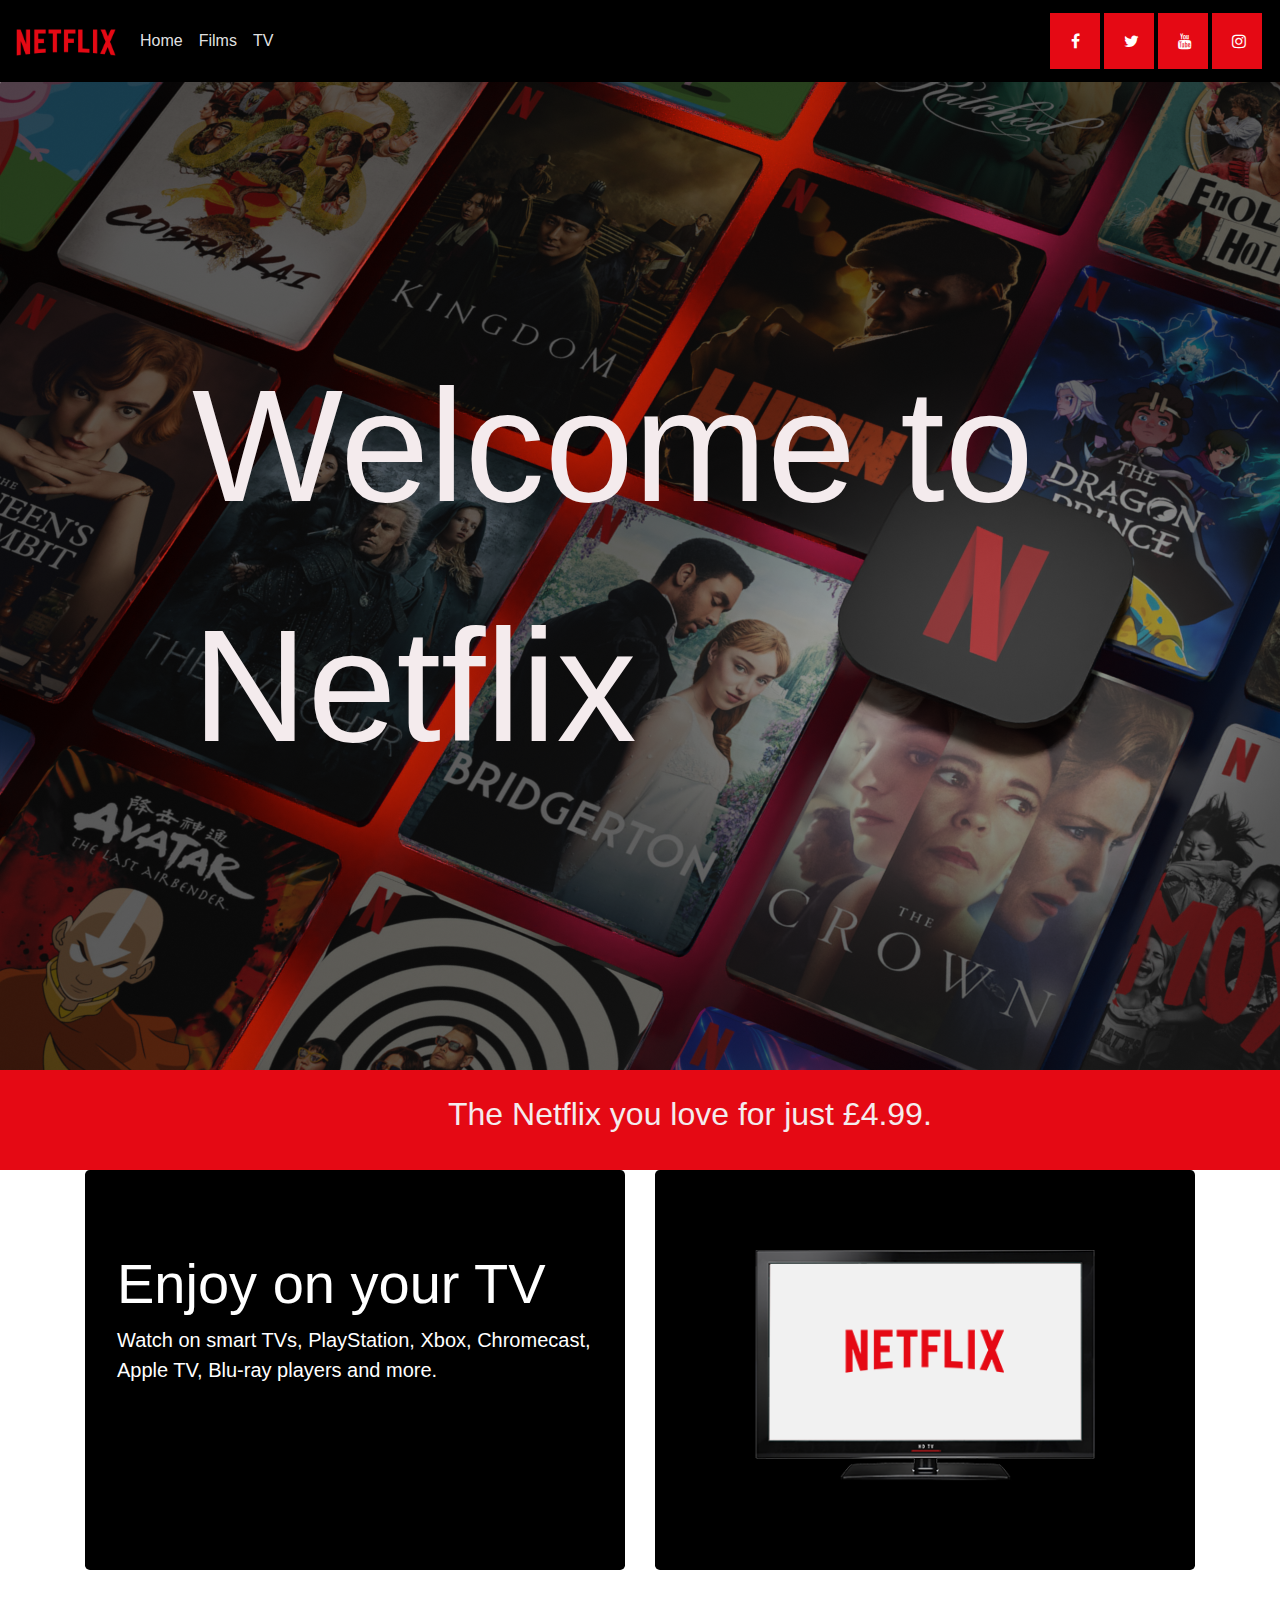
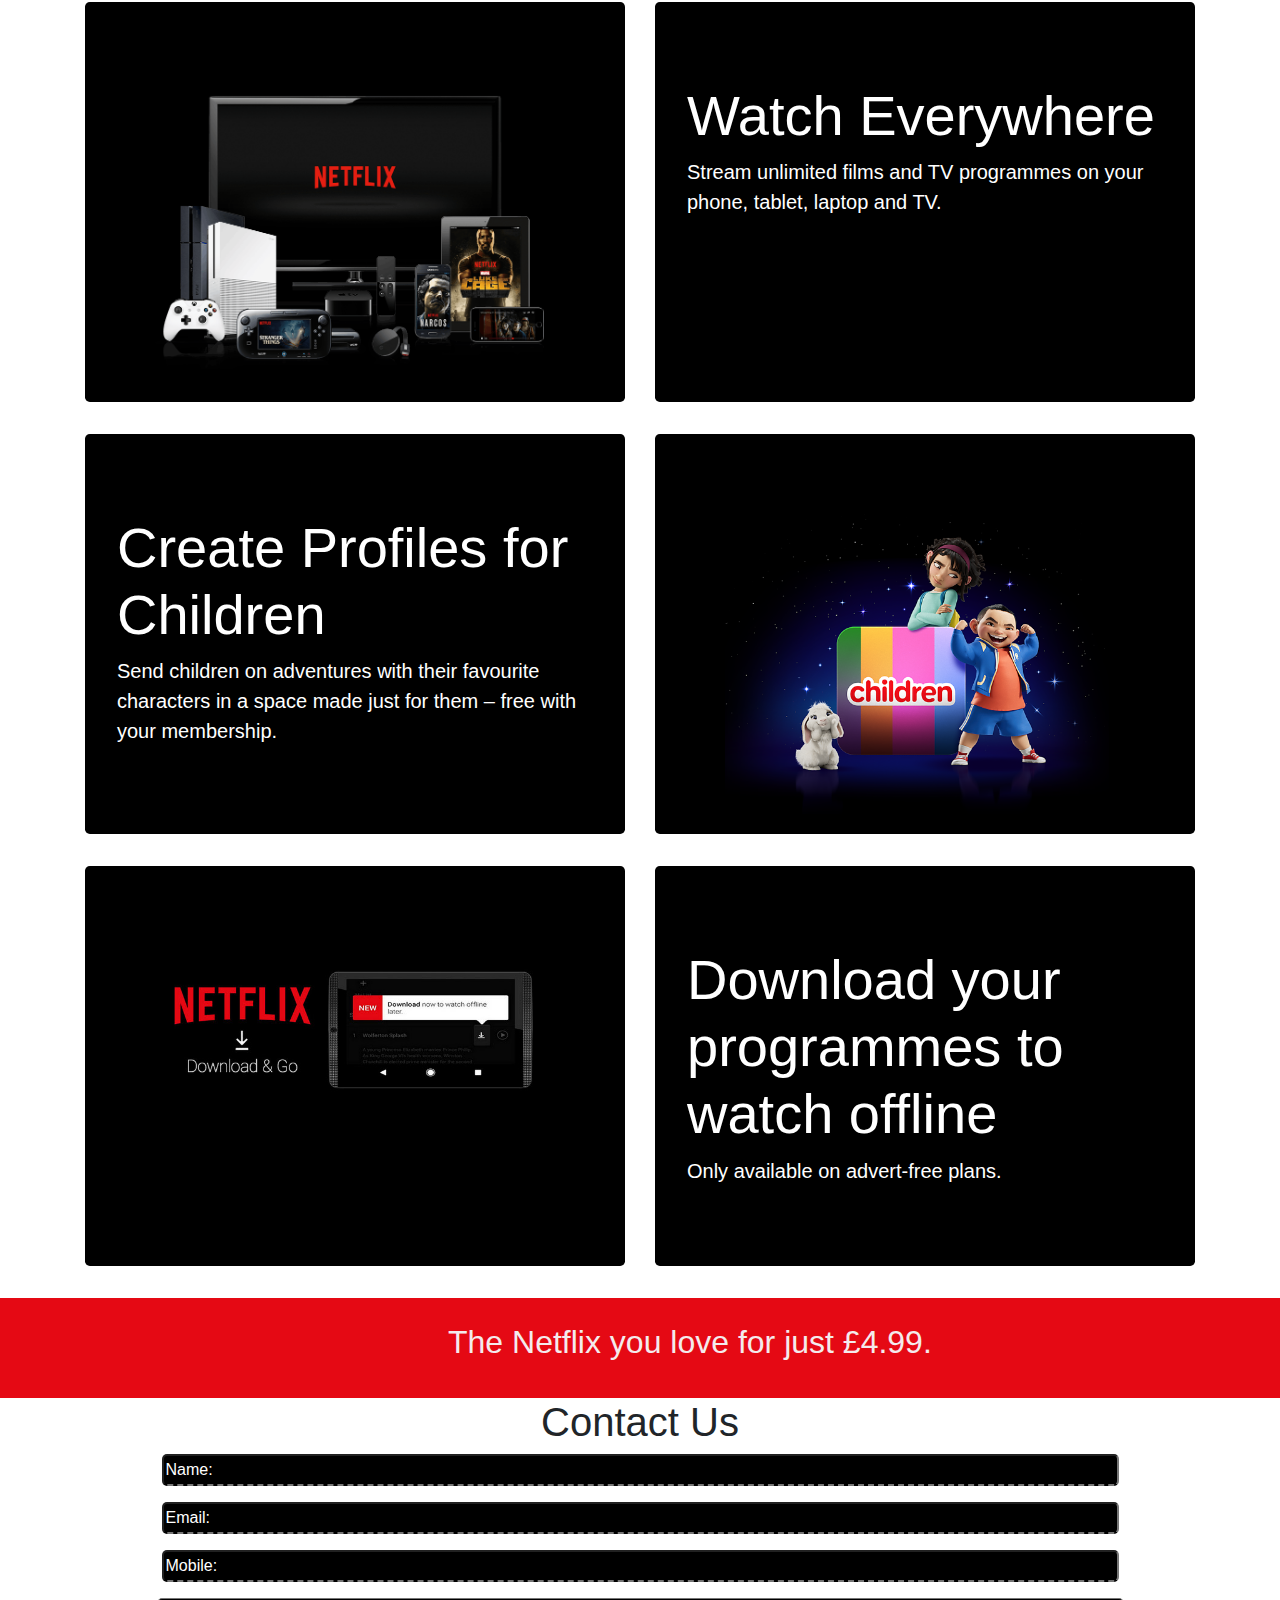
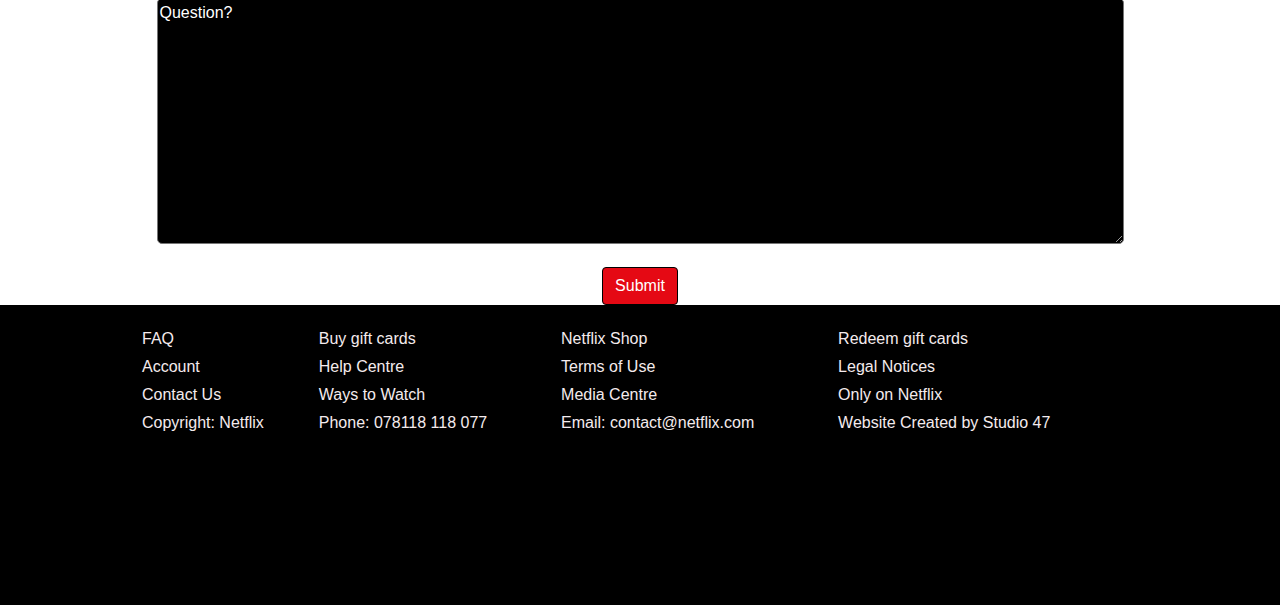
<file: Netflix/index.html>
<!DOCTYPE html>
<html lang="en">
  <head>
    <meta charset="utf-8">
	<meta http-equiv="X-UA-Compatible" content="IE=edge">
	<meta name="viewport" content="width=device-width, initial-scale=1">
    <title>Netflix | Home</title>
    <!-- Bootstrap -->
	<link href="css/bootstrap-4.4.1.css" rel="stylesheet">
	<!--External CSS to get social icon fonts-->
	<link rel="stylesheet" href="https://cdnjs.cloudflare.com/ajax/libs/font-awesome/4.7.0/css/font-awesome.min.css">
	
  </head>
  <body style="padding-top: 70px">
  	<!-- body code goes here -->
	  <!--Navbar, fixed to the top of the page-->
    <nav class="navbar fixed-top navbar-expand-lg navbar-light bg-light"> 
		<!--Netflix logo with hyperlink attached to index page-->
		<a class="navbar-brand" href="index.html"><img src="images/netflix_logo.png" width="100px" height="auto"></a>
		
      <button class="navbar-toggler" type="button" data-toggle="collapse" data-target="#navbarSupportedContent1" aria-controls="navbarSupportedContent1" aria-expanded="false" aria-label="Toggle navigation"> <span class="navbar-toggler-icon"></span> </button>
		
      <div class="collapse navbar-collapse" id="navbarSupportedContent1">
        <ul class="navbar-nav mr-auto">
			
          <li class="nav-item active"> <a class="nav-link" href="index.html">Home <span class="sr-only">(current)</span></a> </li>
			
          <li class="nav-item active"> <a class="nav-link" href="films.html">Films</a> </li>
			
		<li class="nav-item active"> <a class="nav-link" href="tv.html">TV</a> </li>
			
         
			
        </ul>
        <form class="form-inline my-2 my-lg-0">
         <!-- Add font awesome icons (social media rollover buttons)-->
				<a href="https://www.facebook.com/netflix/?locale=en_GB" target="_blank" class="fa fa-facebook"></a>
				<a href="https://twitter.com/netflixuk?lang=en" target="_blank" class="fa fa-twitter"></a>
				<!--<a href="#" class="fa fa-google"></a>-->
				<!--<a href="#" class="fa fa-linkedin"></a>-->
				<a href="https://www.youtube.com/channel/UCWOA1ZGywLbqmigxE4Qlvuw" target="_blank" class="fa fa-youtube"></a>
				<a href="https://www.instagram.com/netflixuk/?hl=en" target="_blank" class="fa fa-instagram"></a>
				<!--<a href="#" class="fa fa-pinterest"></a>-->
				<!--<a href="#" class="fa fa-snapchat-ghost"></a>-->
				<!--<a href="#" class="fa fa-skype"></a>-->
				<!--<a href="#" class="fa fa-android"></a>-->
				<!--<a href="#" class="fa fa-dribbble"></a>-->
				<!--<a href="#" class="fa fa-vimeo"></a>-->
				<!--<a href="#" class="fa fa-tumblr"></a>-->
				<!--<a href="#" class="fa fa-vine"></a>-->
				<!--<a href="#" class="fa fa-foursquare"></a>-->
				<!--<a href="#" class="fa fa-stumbleupon"></a>-->
				<!--<a href="#" class="fa fa-flickr"></a>-->
				<!--<a href="#" class="fa fa-yahoo"></a>-->
				<!--<a href="#" class="fa fa-reddit"></a>-->
				<!--<a href="#" class="fa fa-rss"></a>-->
        </form>
      </div>
  </nav>
    <div class="container_header">Welcome to Netflix</div>
  <div class="container_advert">The Netflix you love for just £4.99.</div>
  <div class="container">
    <div class="row">
      <div class="col-xl-6">
        <div class="jumbotron_netflix">
          <h1 class="display-4">Enjoy on your TV</h1>
          <p class="lead">Watch on smart TVs, PlayStation, Xbox, Chromecast, Apple TV, Blu-ray players and more.</p>
          <!--<hr class="my-4">
          <p>It uses utility classes for typography and spacing to space content out within the larger container.</p>
          <p class="lead"> <a class="btn btn-primary btn-lg" href="#" role="button">Learn more</a> </p>-->
        </div>
      </div>
      <div class="col-xl-6">
        <div class="jumbotron_netflix">
			<center><img src="images/netflix_enjoy_your_tv.png" width="400px" height="auto"/></center>
          <!--<h1 class="display-4">Hello, world!</h1>
          <p class="lead">This is a simple hero unit, a simple jumbotron-style component for calling extra attention to featured content or information.</p>
          <hr class="my-4">
          <p>It uses utility classes for typography and spacing to space content out within the larger container.</p>
          <p class="lead"> <a class="btn btn-primary btn-lg" href="#" role="button">Learn more</a> </p>-->
        </div>
      </div>
    </div>
  </div>
	  
<div class="container">
    <div class="row">
      <div class="col-xl-6">
        <div class="jumbotron_netflix">
			<center><img src="images/netflix_watch_anywhere.png" width="400px" height="auto"/></center>
          <!--<h1 class="display-4">Enjoy on your TV</h1>
          <p class="lead">Watch on smart TVs, PlayStation, Xbox, Chromecast, Apple TV, Blu-ray players and more.</p>
          <!--<hr class="my-4">
          <p>It uses utility classes for typography and spacing to space content out within the larger container.</p>
          <p class="lead"> <a class="btn btn-primary btn-lg" href="#" role="button">Learn more</a> </p>-->
        </div>
      </div>
      <div class="col-xl-6">
        <div class="jumbotron_netflix">
          <h1 class="display-4">Watch Everywhere</h1>
          <p class="lead">Stream unlimited films and TV programmes on your phone, tablet, laptop and TV.</p>
          <!--<hr class="my-4">
          <p>It uses utility classes for typography and spacing to space content out within the larger container.</p>
          <p class="lead"> <a class="btn btn-primary btn-lg" href="#" role="button">Learn more</a> </p>-->
        </div>
      </div>
    </div>
  </div>
	  
<div class="container">
    <div class="row">
      <div class="col-xl-6">
        <div class="jumbotron_netflix">
          <h1 class="display-4" style="color: !important color: inherit;">Create Profiles for Children</h1>
          <p class="lead">Send children on adventures with their favourite characters in a space made just for them – free with your membership.</p>
          <!--<hr class="my-4">
          <p>It uses utility classes for typography and spacing to space content out within the larger container.</p>
          <p class="lead"> <a class="btn btn-primary btn-lg" href="#" role="button">Learn more</a> </p>-->
        </div>
      </div>
      <div class="col-xl-6">
        <div class="jumbotron_netflix">
			<center><img src="images/netflix_children_profiles.png" width="400px" height="auto"/></center>
          <!--<h1 class="display-4">Hello, world!</h1>
          <p class="lead">This is a simple hero unit, a simple jumbotron-style component for calling extra attention to featured content or information.</p>
          <hr class="my-4">
          <p>It uses utility classes for typography and spacing to space content out within the larger container.</p>
          <p class="lead"> <a class="btn btn-primary btn-lg" href="#" role="button">Learn more</a> </p>-->
        </div>
      </div>
    </div>
  </div>
	  
<div class="container">
    <div class="row">
      <div class="col-xl-6">
        <div class="jumbotron_netflix">
			<center><img src="images/netflix_download_and_go.jpg" width="400px" height="auto"/></center>
          <!--<h1 class="display-4">Enjoy on your TV</h1>
          <p class="lead">Watch on smart TVs, PlayStation, Xbox, Chromecast, Apple TV, Blu-ray players and more.</p>
          <!--<hr class="my-4">
          <p>It uses utility classes for typography and spacing to space content out within the larger container.</p>
          <p class="lead"> <a class="btn btn-primary btn-lg" href="#" role="button">Learn more</a> </p>-->
        </div>
      </div>
      <div class="col-xl-6">
        <div class="jumbotron_netflix">
          <h1 class="display-4">Download your programmes to watch offline</h1>
          <p class="lead">Only available on advert-free plans.</p>
          <!--<hr class="my-4">
          <p>It uses utility classes for typography and spacing to space content out within the larger container.</p>
          <p class="lead"> <a class="btn btn-primary btn-lg" href="#" role="button">Learn more</a> </p>-->
        </div>
      </div>
    </div>
  </div>	
<div class="container_advert">The Netflix you love for just £4.99.</div> 
<div class="container-fluid">
  <form>
	  <center>
		  <h1>Contact Us</h1>
    <div class="form-group">
      <input name="Name" type="text" required="required" id="Name" value="Name:" size="100"> </div>
	  
    <div class="form-group">
      <input name="Email" type="email" required="required" id="Email" value="Email:" size="100">
    </div>
	  
	<div class="form-group">
      <input name="Mobile" type="tel" required="required" id="Mobile" value="Mobile:" size="100">
    </div>
	  
<div class="form-group">
     <textarea name="Question" cols="102" rows="10" required="required" id="Question">Question?</textarea>
    </div>
	  
    <button type="submit" class="btn btn-primary">Submit</button>
</center>
  </form>
</div>
	  
<div class="container_footer">
	  <center>
	<table width="1000" border="0" cellpadding="2">
  <tbody>
    <tr>
      <td>FAQ</td>
      <td>Buy gift cards</td>
      <td>Netflix Shop</td>
      <td>Redeem gift cards</td>
    </tr>
    <tr>
      <td>Account</td>
      <td>Help Centre</td>
      <td>Terms of Use</td>
      <td>Legal Notices</td>
    </tr>
    <tr>
      <td>Contact Us</td>
      <td>Ways to Watch</td>
      <td>Media Centre</td>
      <td>Only on Netflix</td>
    </tr>
    <tr>
      <td>Copyright: Netflix</td>
      <td>Phone: 078118 118 077</td>
      <td>Email: contact@netflix.com</td>
      <td>Website Created by Studio 47</td>
    </tr>
  </tbody>
</table>


	</center>
	  </div>	  
<!-- jQuery (necessary for Bootstrap's JavaScript plugins) --> 
	<script src="js/jquery-3.4.1.min.js"></script>

	<!-- Include all compiled plugins (below), or include individual files as needed -->
	<script src="js/popper.min.js"></script> 
  <script src="js/bootstrap-4.4.1.js"></script>
  </body>
</html>
</file>
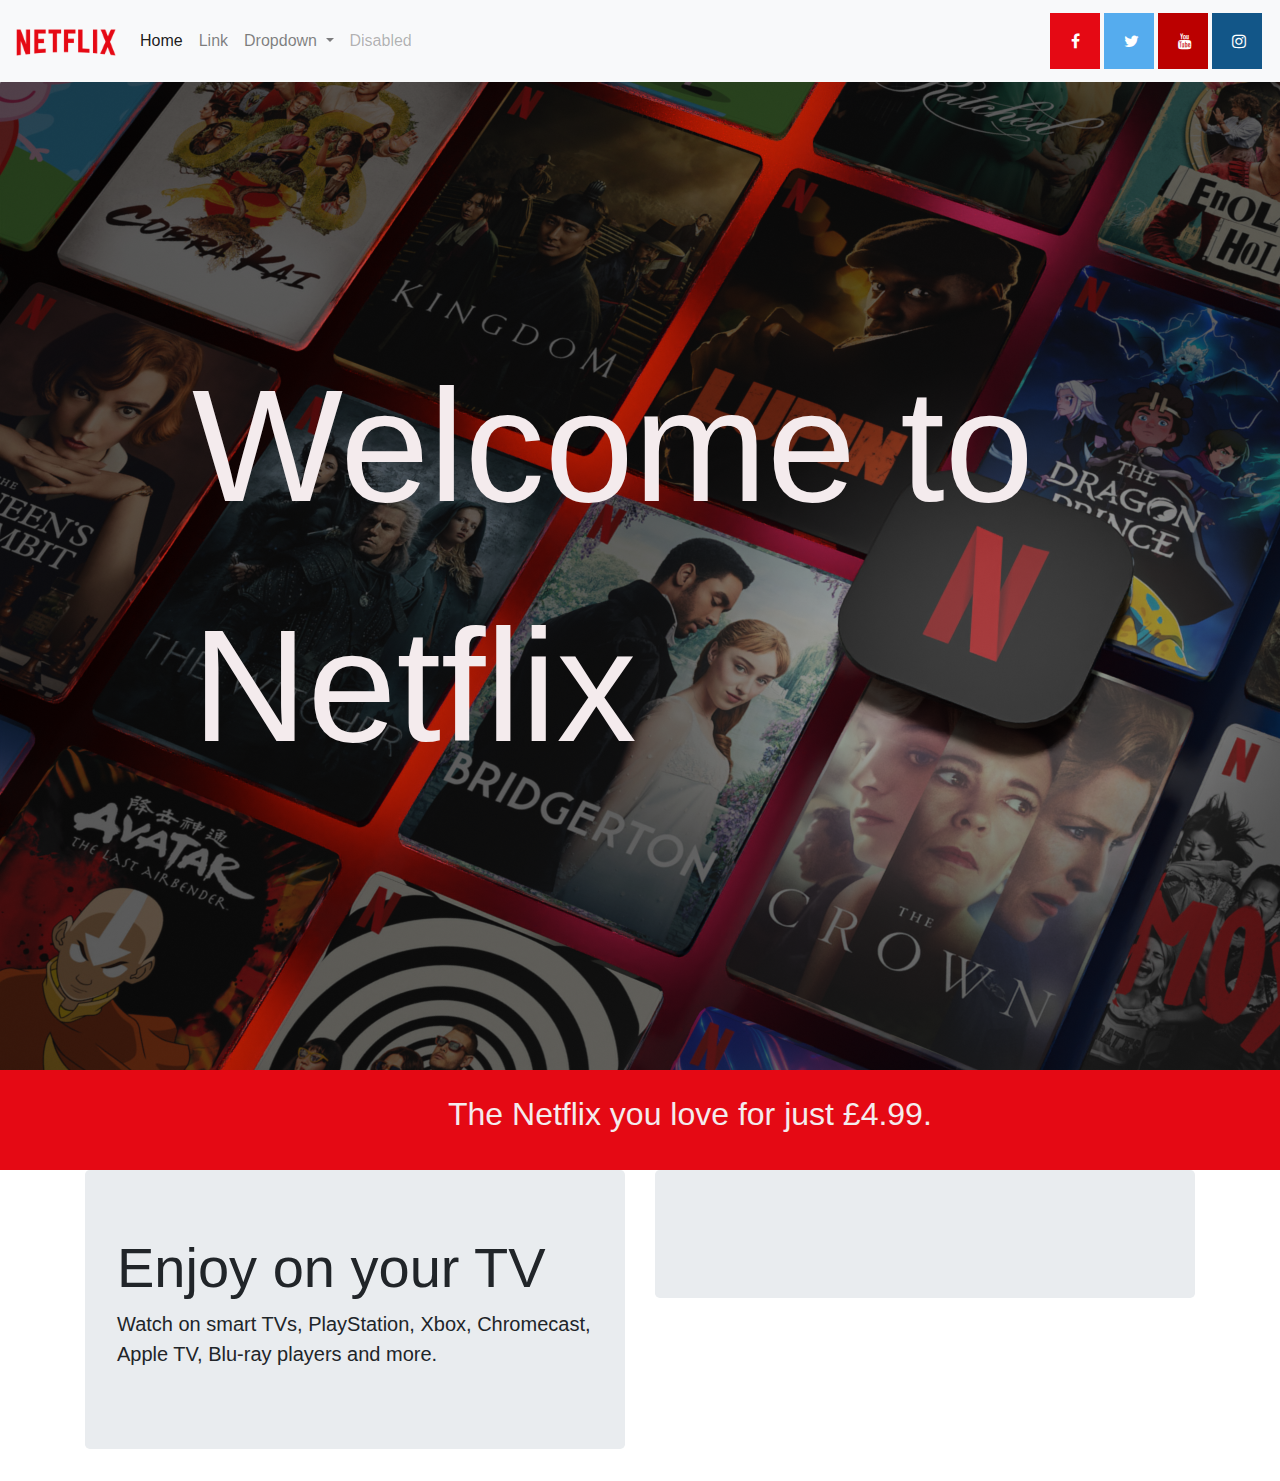
<file: recap/index.html>
<!DOCTYPE html>
<html lang="en">
  <head>
    <meta charset="utf-8">
	<meta http-equiv="X-UA-Compatible" content="IE=edge">
	<meta name="viewport" content="width=device-width, initial-scale=1">
    <title>Netflix | Home</title>
    <!-- Bootstrap -->
	<link href="css/bootstrap-4.4.1.css" rel="stylesheet">
	<!--External CSS to get social icon fonts-->
	<link rel="stylesheet" href="https://cdnjs.cloudflare.com/ajax/libs/font-awesome/4.7.0/css/font-awesome.min.css">
	
  </head>
  <body style="padding-top: 70px">
  	<!-- body code goes here -->
	  <!--Navbar, fixed to the top of the page-->
    <nav class="navbar fixed-top navbar-expand-lg navbar-light bg-light"> 
		<!--Netflix logo with hyperlink attached to index page-->
		<a class="navbar-brand" href="index.html"><img src="images/netflix_logo.png" width="100px" height="auto"></a>
      <button class="navbar-toggler" type="button" data-toggle="collapse" data-target="#navbarSupportedContent1" aria-controls="navbarSupportedContent1" aria-expanded="false" aria-label="Toggle navigation"> <span class="navbar-toggler-icon"></span> </button>
      <div class="collapse navbar-collapse" id="navbarSupportedContent1">
        <ul class="navbar-nav mr-auto">
          <li class="nav-item active"> <a class="nav-link" href="#">Home <span class="sr-only">(current)</span></a> </li>
          <li class="nav-item"> <a class="nav-link" href="#">Link</a> </li>
          <li class="nav-item dropdown"> <a class="nav-link dropdown-toggle" href="#" id="navbarDropdown1" role="button" data-toggle="dropdown" aria-haspopup="true" aria-expanded="false"> Dropdown </a>
            <div class="dropdown-menu" aria-labelledby="navbarDropdown1"> <a class="dropdown-item" href="#">Action</a> <a class="dropdown-item" href="#">Another action</a>
              <div class="dropdown-divider"></div>
              <a class="dropdown-item" href="#">Something else here</a> </div>
          </li>
          <li class="nav-item"> <a class="nav-link disabled" href="#">Disabled</a> </li>
        </ul>
        <form class="form-inline my-2 my-lg-0">
         <!-- Add font awesome icons (social media rollover buttons)-->
				<a href="#" class="fa fa-facebook"></a>
				<a href="#" class="fa fa-twitter"></a>
				<!--<a href="#" class="fa fa-google"></a>-->
				<!--<a href="#" class="fa fa-linkedin"></a>-->
				<a href="#" class="fa fa-youtube"></a>
				<a href="#" class="fa fa-instagram"></a>
				<!--<a href="#" class="fa fa-pinterest"></a>-->
				<!--<a href="#" class="fa fa-snapchat-ghost"></a>-->
				<!--<a href="#" class="fa fa-skype"></a>-->
				<!--<a href="#" class="fa fa-android"></a>-->
				<!--<a href="#" class="fa fa-dribbble"></a>-->
				<!--<a href="#" class="fa fa-vimeo"></a>-->
				<!--<a href="#" class="fa fa-tumblr"></a>-->
				<!--<a href="#" class="fa fa-vine"></a>-->
				<!--<a href="#" class="fa fa-foursquare"></a>-->
				<!--<a href="#" class="fa fa-stumbleupon"></a>-->
				<!--<a href="#" class="fa fa-flickr"></a>-->
				<!--<a href="#" class="fa fa-yahoo"></a>-->
				<!--<a href="#" class="fa fa-reddit"></a>-->
				<!--<a href="#" class="fa fa-rss"></a>-->
        </form>
      </div>
  </nav>
    <div class="container_header">Welcome to Netflix</div>
  <div class="container_advert">The Netflix you love for just £4.99.</div>
  <div class="container">
    <div class="row">
      <div class="col-xl-6">
        <div class="jumbotron">
          <h1 class="display-4">Enjoy on your TV</h1>
          <p class="lead">Watch on smart TVs, PlayStation, Xbox, Chromecast, Apple TV, Blu-ray players and more.</p>
          <!--<hr class="my-4">
          <p>It uses utility classes for typography and spacing to space content out within the larger container.</p>
          <p class="lead"> <a class="btn btn-primary btn-lg" href="#" role="button">Learn more</a> </p>-->
        </div>
      </div>
      <div class="col-xl-6">
        <div class="jumbotron">
			
          <!--<h1 class="display-4">Hello, world!</h1>
          <p class="lead">This is a simple hero unit, a simple jumbotron-style component for calling extra attention to featured content or information.</p>
          <hr class="my-4">
          <p>It uses utility classes for typography and spacing to space content out within the larger container.</p>
          <p class="lead"> <a class="btn btn-primary btn-lg" href="#" role="button">Learn more</a> </p>-->
        </div>
      </div>
    </div>
  </div>
  <!-- jQuery (necessary for Bootstrap's JavaScript plugins) --> 
	<script src="js/jquery-3.4.1.min.js"></script>

	<!-- Include all compiled plugins (below), or include individual files as needed -->
	<script src="js/popper.min.js"></script> 
  <script src="js/bootstrap-4.4.1.js"></script>
  </body>
</html>
</file>
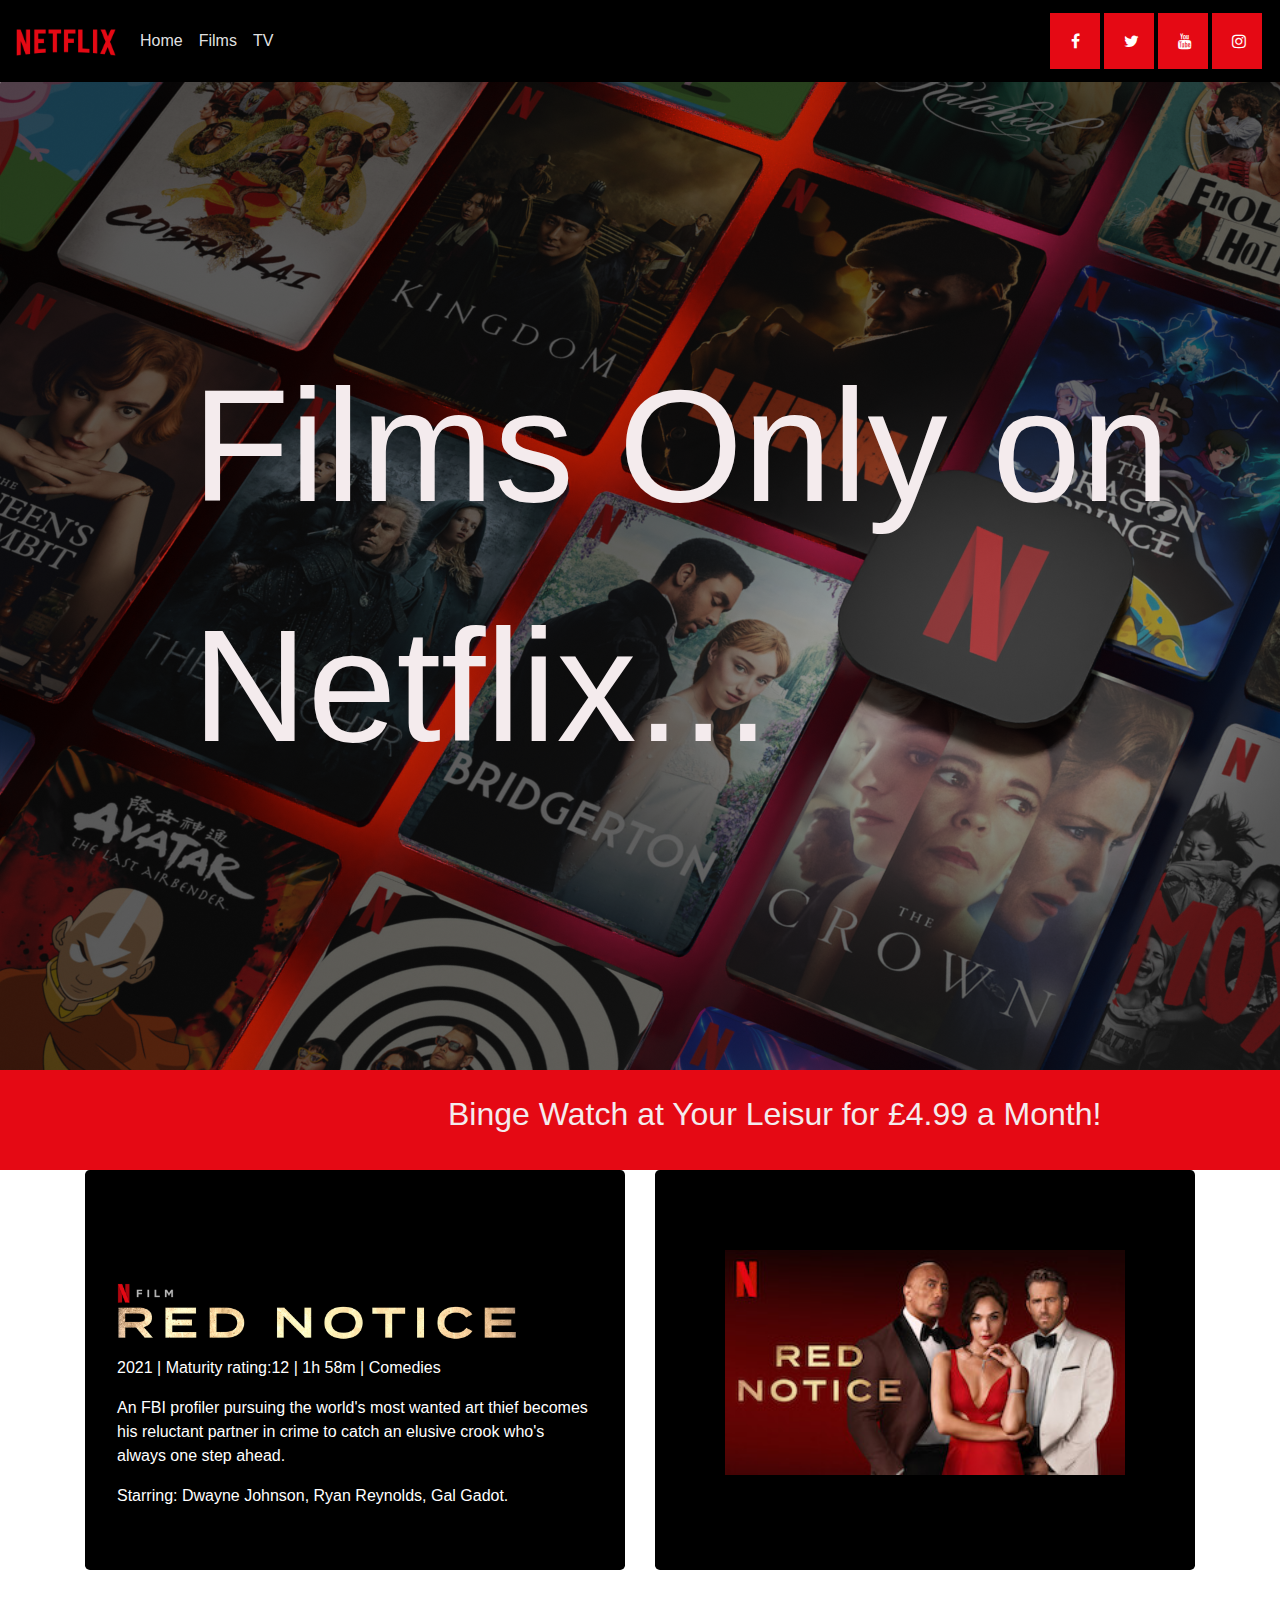
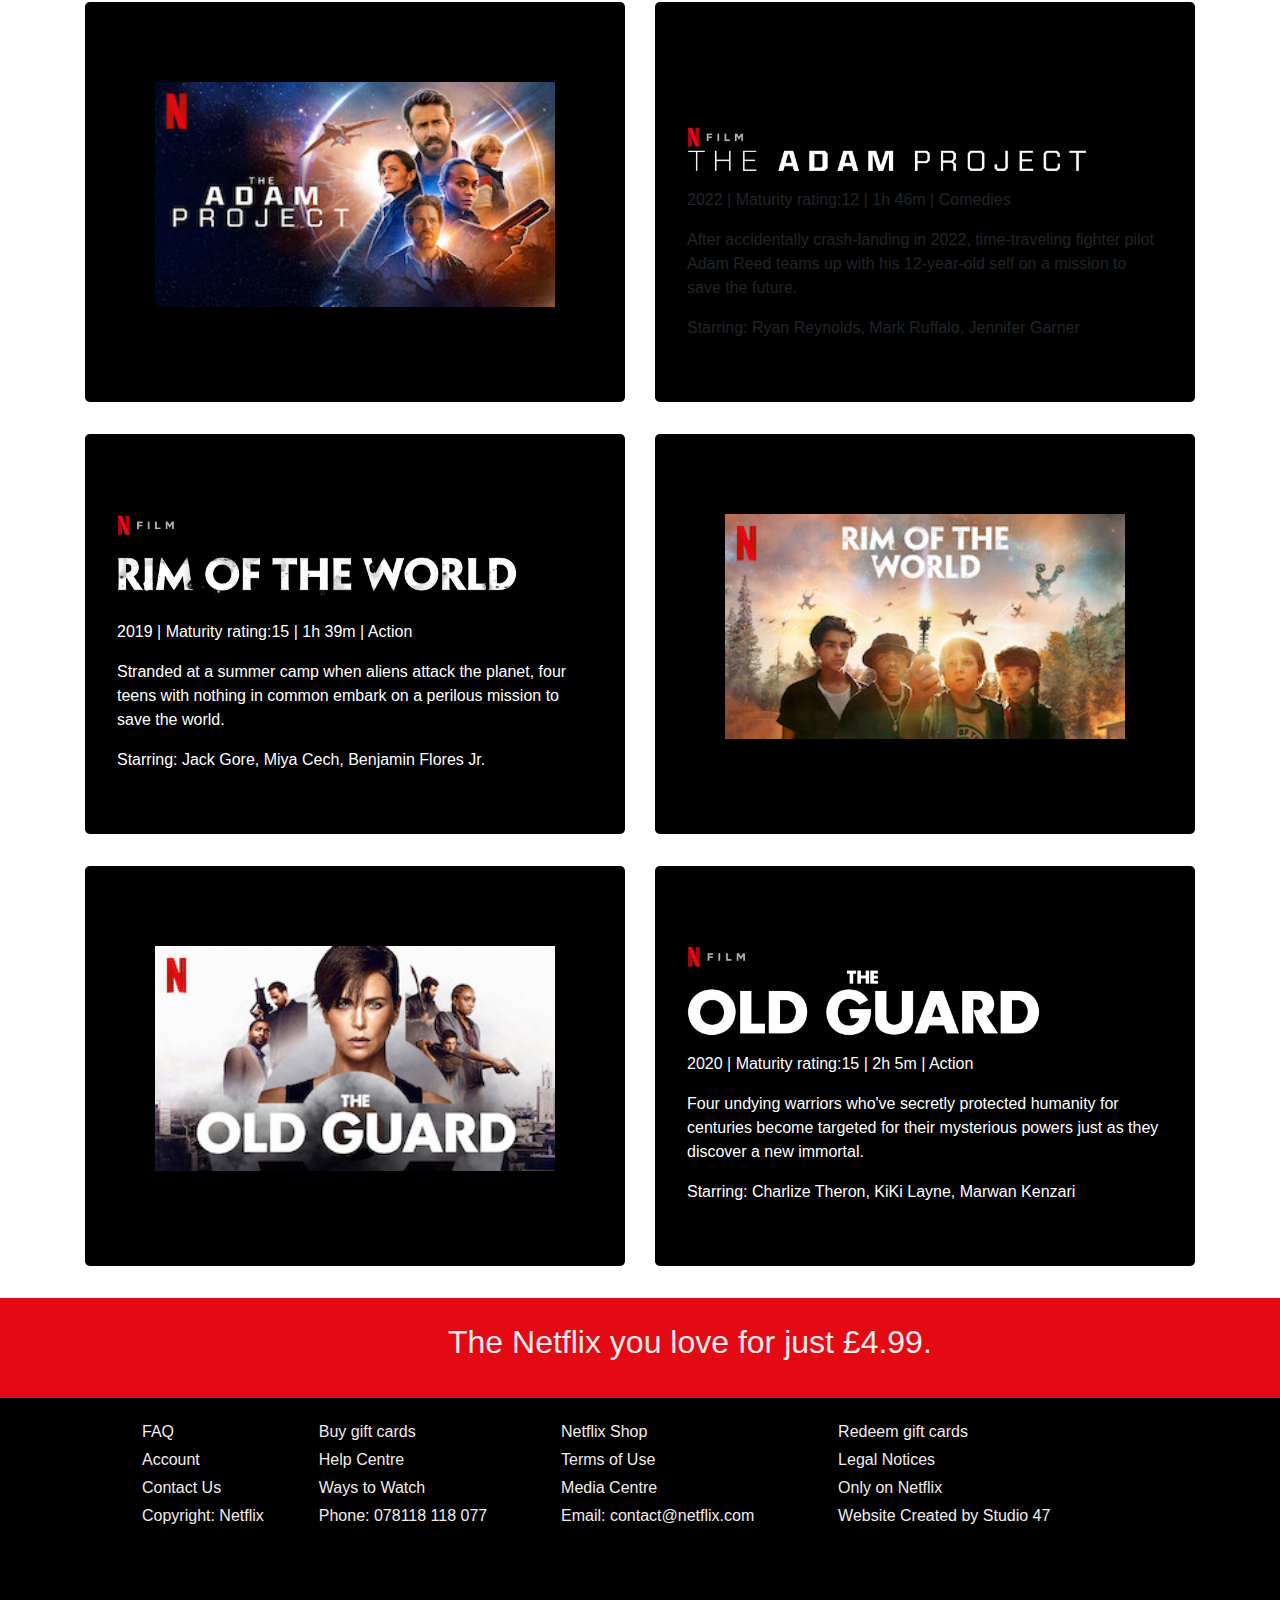
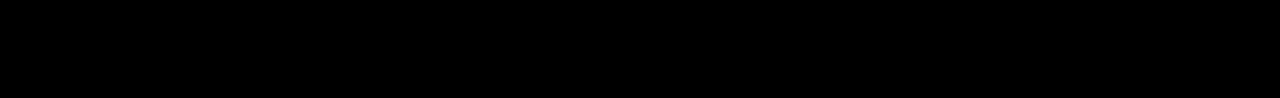
<file: Netflix/films.html>
<!DOCTYPE html>
<html lang="en">
  <head>
    <meta charset="utf-8">
	<meta http-equiv="X-UA-Compatible" content="IE=edge">
	<meta name="viewport" content="width=device-width, initial-scale=1">
    <title>Netflix | Original Films</title>
    <!-- Bootstrap -->
	<link href="css/bootstrap-4.4.1.css" rel="stylesheet">
	<!--External CSS to get social icon fonts-->
	<link rel="stylesheet" href="https://cdnjs.cloudflare.com/ajax/libs/font-awesome/4.7.0/css/font-awesome.min.css">
	
  </head>
  <body style="padding-top: 70px">
  	<!-- body code goes here -->
	  <!--Navbar, fixed to the top of the page-->
    <nav class="navbar fixed-top navbar-expand-lg navbar-light bg-light"> 
		<!--Netflix logo with hyperlink attached to index page-->
		<a class="navbar-brand" href="index.html"><img src="images/netflix_logo.png" width="100px" height="auto"></a>
		
      <button class="navbar-toggler" type="button" data-toggle="collapse" data-target="#navbarSupportedContent1" aria-controls="navbarSupportedContent1" aria-expanded="false" aria-label="Toggle navigation"> <span class="navbar-toggler-icon"></span> </button>
		
      <div class="collapse navbar-collapse" id="navbarSupportedContent1">
        <ul class="navbar-nav mr-auto">
			
          <li class="nav-item active"> <a class="nav-link" href="index.html">Home <span class="sr-only">(current)</span></a> </li>
			
          <li class="nav-item active"> <a class="nav-link" href="films.html">Films</a> </li>
			
		<li class="nav-item active"> <a class="nav-link" href="tv.html">TV</a> </li>
			
         
			
        </ul>
        <form class="form-inline my-2 my-lg-0">
         <!-- Add font awesome icons (social media rollover buttons)-->
				<a href="https://www.facebook.com/netflix/?locale=en_GB" target="_blank" class="fa fa-facebook"></a>
				<a href="https://twitter.com/netflixuk?lang=en" target="_blank" class="fa fa-twitter"></a>
				<!--<a href="#" class="fa fa-google"></a>-->
				<!--<a href="#" class="fa fa-linkedin"></a>-->
				<a href="https://www.youtube.com/channel/UCWOA1ZGywLbqmigxE4Qlvuw" target="_blank" class="fa fa-youtube"></a>
				<a href="https://www.instagram.com/netflixuk/?hl=en" target="_blank" class="fa fa-instagram"></a>
				<!--<a href="#" class="fa fa-pinterest"></a>-->
				<!--<a href="#" class="fa fa-snapchat-ghost"></a>-->
				<!--<a href="#" class="fa fa-skype"></a>-->
				<!--<a href="#" class="fa fa-android"></a>-->
				<!--<a href="#" class="fa fa-dribbble"></a>-->
				<!--<a href="#" class="fa fa-vimeo"></a>-->
				<!--<a href="#" class="fa fa-tumblr"></a>-->
				<!--<a href="#" class="fa fa-vine"></a>-->
				<!--<a href="#" class="fa fa-foursquare"></a>-->
				<!--<a href="#" class="fa fa-stumbleupon"></a>-->
				<!--<a href="#" class="fa fa-flickr"></a>-->
				<!--<a href="#" class="fa fa-yahoo"></a>-->
				<!--<a href="#" class="fa fa-reddit"></a>-->
				<!--<a href="#" class="fa fa-rss"></a>-->
        </form>
      </div>
  </nav>
    <div class="container_header">
      <p>Films Only on Netflix...</p>
    </div>
  <div class="container_advert">Binge Watch at Your Leisur for £4.99 a Month!&nbsp;&nbsp;</div>
  <div class="container">
    <div class="row">
      <div class="col-xl-6">
        <div class="jumbotron_netflix">
			<img src="images/netflix_red_notice.png" width="400px" height="auto"/>
          <p></p>
          <span style="color: #FFFFFF">2021 | Maturity rating:12 | 1h 58m | Comedies
		  </span>
          <p></p>
          <span style="color: #FFFFFF"> An FBI profiler pursuing the world's most wanted art thief becomes his reluctant partner in crime to catch an elusive crook who's always one step ahead.
		  </span>
          <p></p>
          <span style="color: #FFFFFF"> Starring: Dwayne Johnson, Ryan Reynolds, Gal Gadot.</span>          <!--<hr class="my-4">
          <p>It uses utility classes for typography and spacing to space content out within the larger container.</p>
          <p class="lead"> <a class="btn btn-primary btn-lg" href="#" role="button">Learn more</a> </p>-->
        </div>
      </div>
      <div class="col-xl-6">
        <div class="jumbotron_netflix">
			<center><img src="images/netflix_red_notice.jpg" width="400px" height="auto"/></center>
          <!--<h1 class="display-4">Hello, world!</h1>
          <p class="lead">This is a simple hero unit, a simple jumbotron-style component for calling extra attention to featured content or information.</p>
          <hr class="my-4">
          <p>It uses utility classes for typography and spacing to space content out within the larger container.</p>
          <p class="lead"> <a class="btn btn-primary btn-lg" href="#" role="button">Learn more</a> </p>-->
        </div>
      </div>
    </div>
  </div>
	  
<div class="container">
    <div class="row">
      <div class="col-xl-6">
        <div class="jumbotron_netflix">
			<center><img src="images/netflix_adam_project.jpg" width="400px" height="auto"/></center>
          <!--<h1 class="display-4">Enjoy on your TV</h1>
          <p class="lead">Watch on smart TVs, PlayStation, Xbox, Chromecast, Apple TV, Blu-ray players and more.</p>
          <!--<hr class="my-4">
          <p>It uses utility classes for typography and spacing to space content out within the larger container.</p>
          <p class="lead"> <a class="btn btn-primary btn-lg" href="#" role="button">Learn more</a> </p>-->
        </div>
      </div>
      <div class="col-xl-6">
        <div class="jumbotron_netflix">
          <img src="images/netflix_adam_project.png" width="400px" height="auto"/>
<p></p>
			2022 | Maturity rating:12 | 1h 46m | Comedies
			<p></p>
After accidentally crash-landing in 2022, time-traveling fighter pilot Adam Reed teams up with his 12-year-old self on a mission to save the future.
			<p></p>
Starring: Ryan Reynolds, Mark Ruffalo, Jennifer Garner        <!--<hr class="my-4">
          <p>It uses utility classes for typography and spacing to space content out within the larger container.</p>
          <p class="lead"> <a class="btn btn-primary btn-lg" href="#" role="button">Learn more</a> </p>-->
        </div>
      </div>
    </div>
  </div>
	  
<div class="container">
    <div class="row">
      <div class="col-xl-6">
        <div class="jumbotron_netflix">
          <img src="images/netflix_rim_of_the_world.png" width="400px" height="auto"/> 
			<p></p>
          <span style="color: #FFFFFF">2019 | Maturity rating:15 | 1h 39m | Action </span>
            <p></p>
            <span style="color: #FFFFFF"> Stranded at a summer camp when aliens attack the planet, four teens with nothing in common embark on a perilous mission to save the world.
			</span>
            <p></p>
            <span style="color: #FFFFFF"> Starring: Jack Gore, Miya Cech, Benjamin Flores Jr.	</span> <!--<hr class="my-4">
          <p>It uses utility classes for typography and spacing to space content out within the larger container.</p>
          <p class="lead"> <a class="btn btn-primary btn-lg" href="#" role="button">Learn more</a> </p>-->
        </div>
      </div>
      <div class="col-xl-6">
        <div class="jumbotron_netflix">
			<center><img src="images/netflix_rim_of_the_world.jpg" width="400px" height="auto"/></center>
          <!--<h1 class="display-4">Hello, world!</h1>
          <p class="lead">This is a simple hero unit, a simple jumbotron-style component for calling extra attention to featured content or information.</p>
          <hr class="my-4">
          <p>It uses utility classes for typography and spacing to space content out within the larger container.</p>
          <p class="lead"> <a class="btn btn-primary btn-lg" href="#" role="button">Learn more</a> </p>-->
        </div>
      </div>
    </div>
  </div>
	  
<div class="container">
    <div class="row">
      <div class="col-xl-6">
        <div class="jumbotron_netflix">
			<center><img src="images/netflix_the_old_guard.jpg" width="400px" height="auto"/></center>
          <!--<h1 class="display-4">Enjoy on your TV</h1>
          <p class="lead">Watch on smart TVs, PlayStation, Xbox, Chromecast, Apple TV, Blu-ray players and more.</p>
          <!--<hr class="my-4">
          <p>It uses utility classes for typography and spacing to space content out within the larger container.</p>
          <p class="lead"> <a class="btn btn-primary btn-lg" href="#" role="button">Learn more</a> </p>-->
        </div>
      </div>
      <div class="col-xl-6">
        <div class="jumbotron_netflix">
          <img src="images/netflix_the_old_guard.png" width="400px" height="auto" alt=""/>
<p></p>
			<span style="color: #FFFFFF">2020 | Maturity rating:15 | 2h 5m | Action </span>
			<p></p>
			<span style="color: #FFFFFF"> Four undying warriors who've secretly protected humanity for centuries become targeted for their mysterious powers just as they discover a new immortal.
			</span>
			<p></p>
			<span style="color: #FFFFFF"> Starring: Charlize Theron, KiKi Layne, Marwan Kenzari
            </span>
		  <p></p>
          <!--<hr class="my-4">
          <p>It uses utility classes for typography and spacing to space content out within the larger container.</p>
          <p class="lead"> <a class="btn btn-primary btn-lg" href="#" role="button">Learn more</a> </p>-->
        </div>
      </div>
    </div>
  </div>	
<div class="container_advert">The Netflix you love for just £4.99.</div>  
<div class="container_footer">
	  <center>
	<table width="1000" border="0" cellpadding="2">
  <tbody>
    <tr>
      <td>FAQ</td>
      <td>Buy gift cards</td>
      <td>Netflix Shop</td>
      <td>Redeem gift cards</td>
    </tr>
    <tr>
      <td>Account</td>
      <td>Help Centre</td>
      <td>Terms of Use</td>
      <td>Legal Notices</td>
    </tr>
    <tr>
      <td>Contact Us</td>
      <td>Ways to Watch</td>
      <td>Media Centre</td>
      <td>Only on Netflix</td>
    </tr>
    <tr>
      <td>Copyright: Netflix</td>
      <td>Phone: 078118 118 077</td>
      <td>Email: contact@netflix.com</td>
      <td>Website Created by Studio 47</td>
    </tr>
  </tbody>
</table>


	</center>
	  </div>	  
<!-- jQuery (necessary for Bootstrap's JavaScript plugins) --> 
	<script src="js/jquery-3.4.1.min.js"></script>

	<!-- Include all compiled plugins (below), or include individual files as needed -->
	<script src="js/popper.min.js"></script> 
  <script src="js/bootstrap-4.4.1.js"></script>
  </body>
</html>
</file>
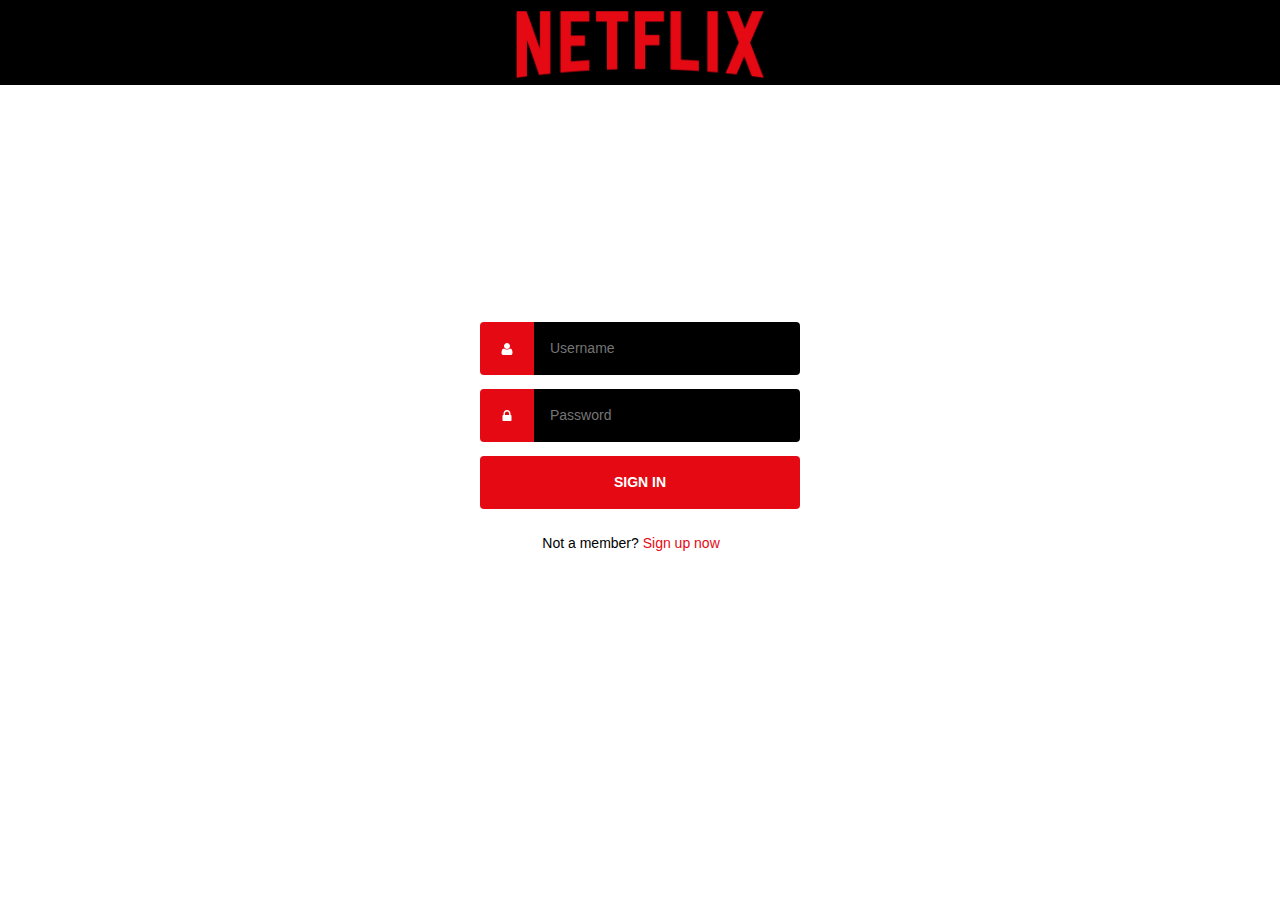
<file: Netflix/login.html>
<!doctype html>
<html>
<head>
<meta charset="utf-8">
<title>Netflix | Login</title>
<link href="css/login.css" rel="stylesheet" type="text/css">
</head>

<body class="align"> 
 <div class="header"><center>
   <img src="images/netflix_logo.png" width="250px" height="auto" alt=""/>
 </center></div>
  <div class="grid"> 
 
    <form action="index.html" target="_self" class="form login"> 
 
      <div class="form__field"> 
        <label for="login__username"><svg class="icon"> 
            <use xlink:href="#icon-user"></use> 
          </svg><span class="hidden">Username</span></label> 
        <input autocomplete="username" id="login__username" type="text" name="username" class="form__input" placeholder="Username" required> 
      </div> 
 
      <div class="form__field"> 
        <label for="login__password"><svg class="icon"> 
            <use xlink:href="#icon-lock"></use> 
          </svg><span class="hidden">Password</span></label> 
        <input id="login__password" type="password" name="password" class="form__input" placeholder="Password" required> 
      </div> 
 
      <div class="form__field"> 
        <input type="submit" value="Sign In"> 
      </div> 
 
    </form> 
 
    <p class="text--center">Not a member? <a href="register.html">Sign up now</a> <svg class="icon"> 
        <use xlink:href="#icon-arrow-right"></use> 
      </svg></p> 
 
</div> 
 
  <svg xmlns="http://www.w3.org/2000/svg" class="icons"> 
    <symbol id="icon-arrow-right" viewBox="0 0 1792 1792"> 
      <path d="M1600 960q0 54-37 91l-651 651q-39 37-91 37-51 0-90-37l-75-75q-38-38-38-91t38-91l293-293H245q-52 0-84.5-37.5T128 1024V896q0-53 32.5-90.5T245 768h704L656 474q-38-36-38-90t38-90l75-75q38-38 90-38 53 0 91 38l651 651q37 35 37 90z" /> 
    </symbol> 
    <symbol id="icon-lock" viewBox="0 0 1792 1792"> 
      <path d="M640 768h512V576q0-106-75-181t-181-75-181 75-75 181v192zm832 96v576q0 40-28 68t-68 28H416q-40 0-68-28t-28-68V864q0-40 28-68t68-28h32V576q0-184 132-316t316-132 316 132 132 316v192h32q40 0 68 28t28 68z" /> 
    </symbol> 
    <symbol id="icon-user" viewBox="0 0 1792 1792"> 
      <path d="M1600 1405q0 120-73 189.5t-194 69.5H459q-121 0-194-69.5T192 1405q0-53 3.5-103.5t14-109T236 1084t43-97.5 62-81 85.5-53.5T538 832q9 0 42 21.5t74.5 48 108 48T896 971t133.5-21.5 108-48 74.5-48 42-21.5q61 0 111.5 20t85.5 53.5 62 81 43 97.5 26.5 108.5 14 109 3.5 103.5zm-320-893q0 159-112.5 271.5T896 896 624.5 783.5 512 512t112.5-271.5T896 128t271.5 112.5T1280 512z" /> 
    </symbol> 
  </svg>
</body>
</html>
</file>
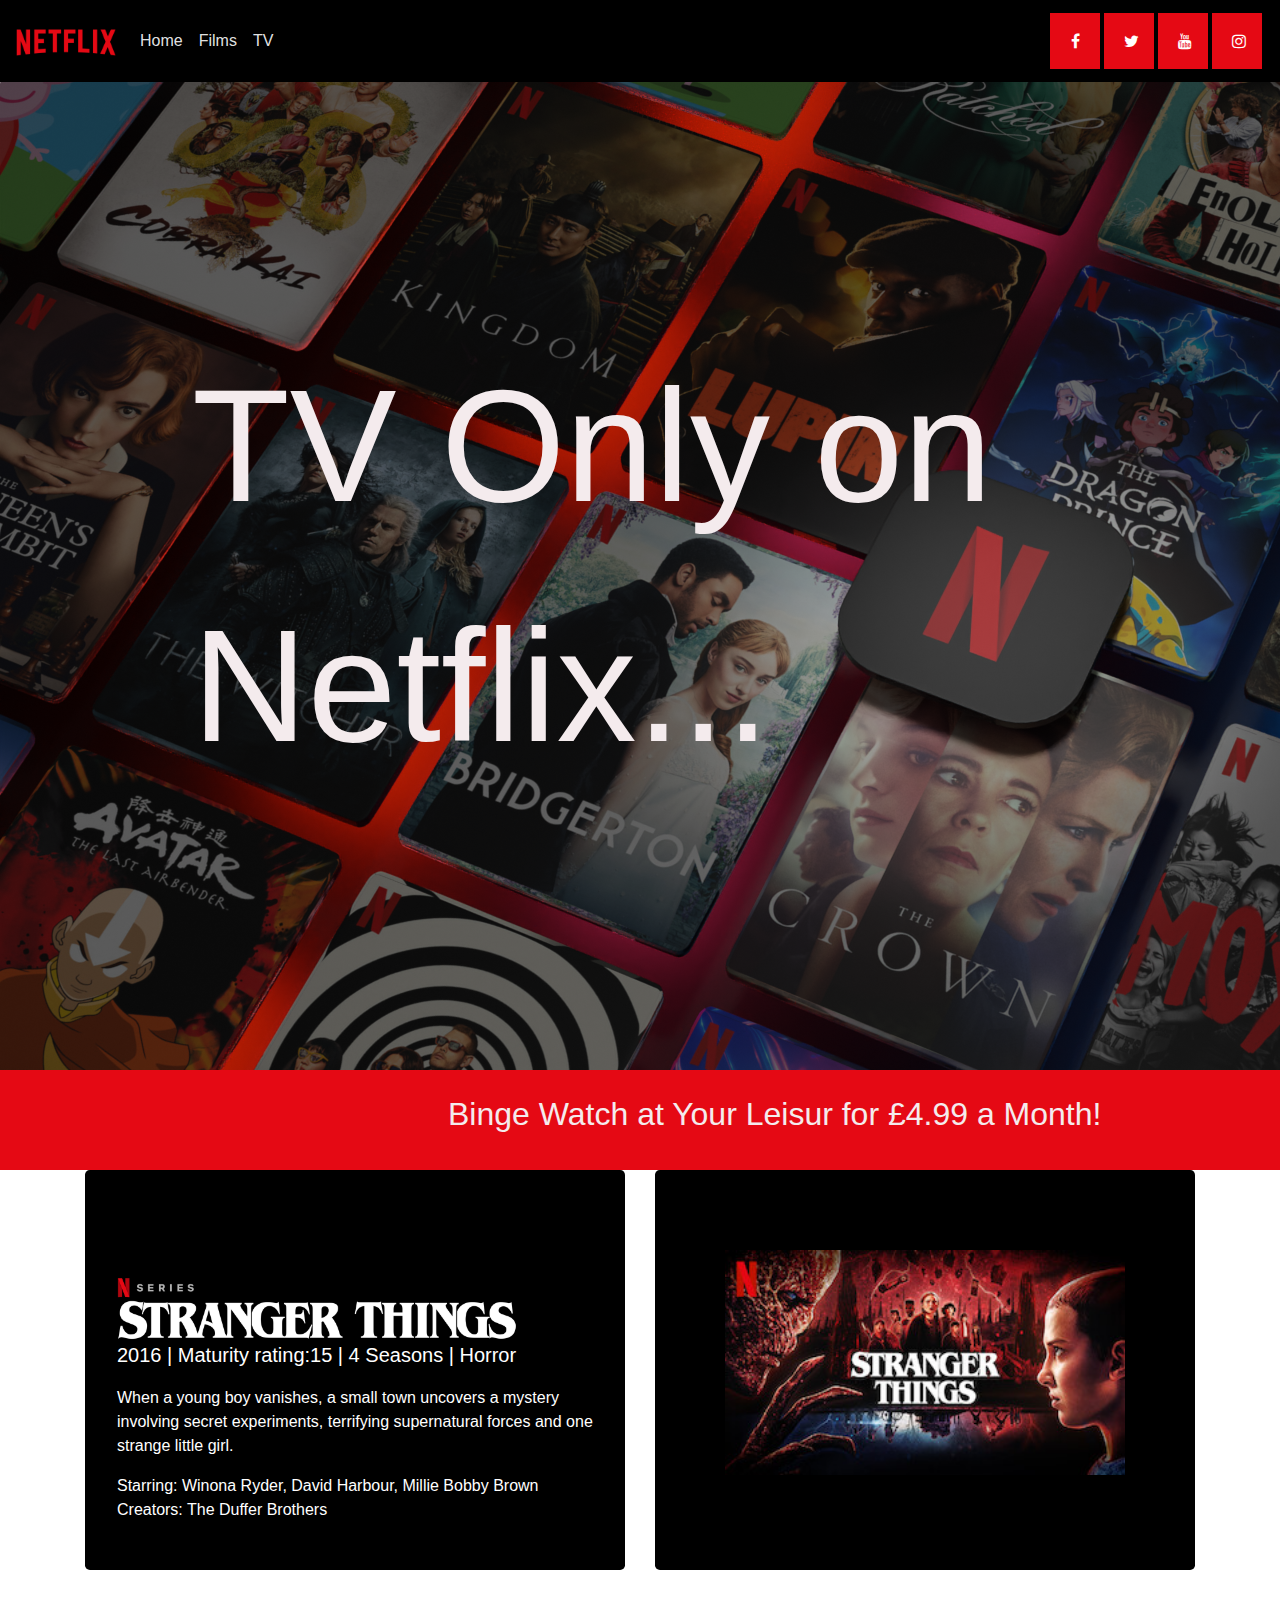
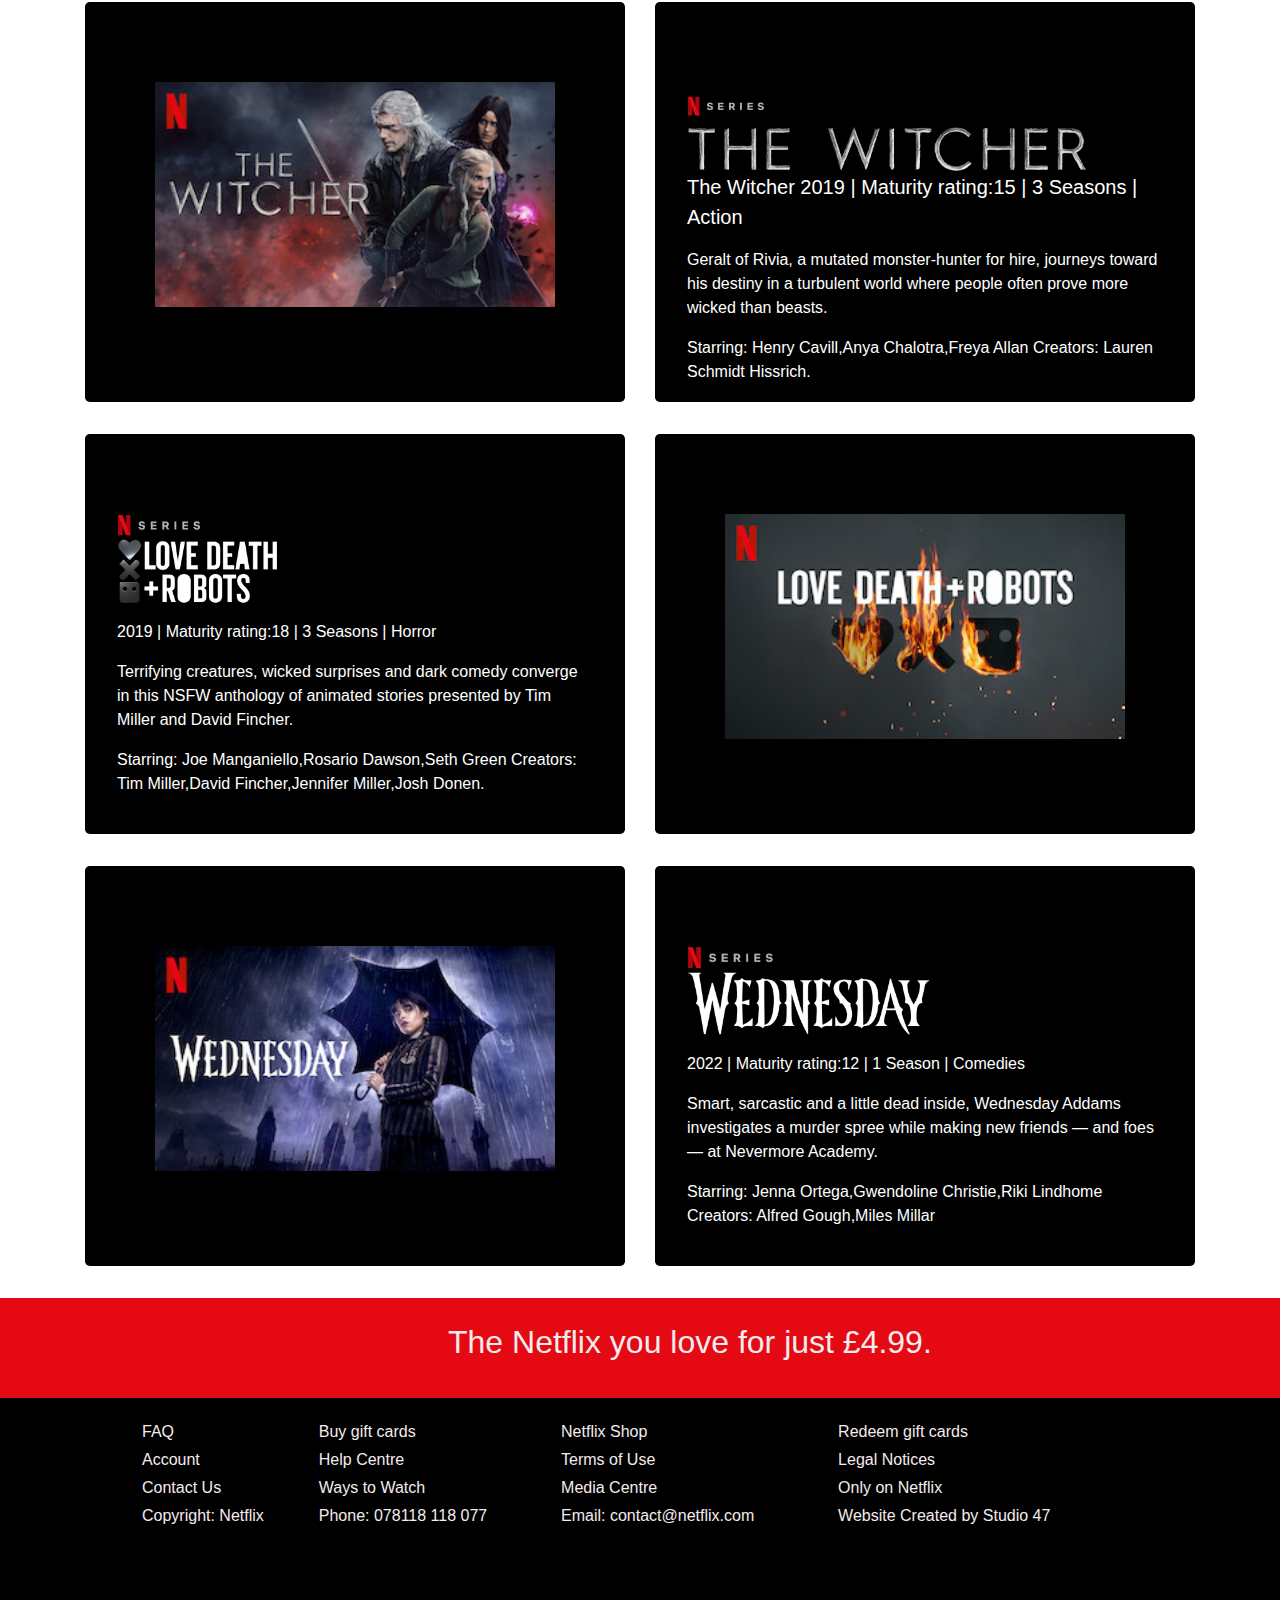
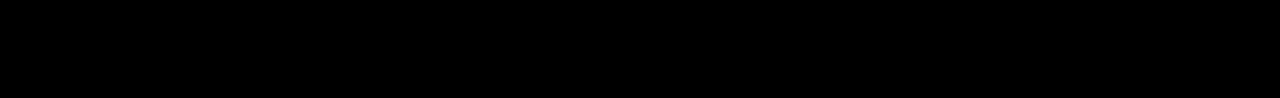
<file: Netflix/tv.html>
<!DOCTYPE html>
<html lang="en">
  <head>
    <meta charset="utf-8">
	<meta http-equiv="X-UA-Compatible" content="IE=edge">
	<meta name="viewport" content="width=device-width, initial-scale=1">
    <title>Netflix | TV Series</title>
    <!-- Bootstrap -->
	<link href="css/bootstrap-4.4.1.css" rel="stylesheet">
	<!--External CSS to get social icon fonts-->
	<link rel="stylesheet" href="https://cdnjs.cloudflare.com/ajax/libs/font-awesome/4.7.0/css/font-awesome.min.css">
	
  </head>
  <body style="padding-top: 70px">
  	<!-- body code goes here -->
	  <!--Navbar, fixed to the top of the page-->
    <nav class="navbar fixed-top navbar-expand-lg navbar-light bg-light"> 
		<!--Netflix logo with hyperlink attached to index page-->
		<a class="navbar-brand" href="index.html"><img src="images/netflix_logo.png" width="100px" height="auto"></a>
		
      <button class="navbar-toggler" type="button" data-toggle="collapse" data-target="#navbarSupportedContent1" aria-controls="navbarSupportedContent1" aria-expanded="false" aria-label="Toggle navigation"> <span class="navbar-toggler-icon"></span> </button>
		
      <div class="collapse navbar-collapse" id="navbarSupportedContent1">
        <ul class="navbar-nav mr-auto">
			
          <li class="nav-item active"> <a class="nav-link" href="index.html">Home <span class="sr-only">(current)</span></a> </li>
			
          <li class="nav-item active"> <a class="nav-link" href="films.html">Films</a> </li>
			
		<li class="nav-item active"> <a class="nav-link" href="tv.html">TV</a> </li>
			
         
			
        </ul>
        <form class="form-inline my-2 my-lg-0">
         <!-- Add font awesome icons (social media rollover buttons)-->
				<a href="https://www.facebook.com/netflix/?locale=en_GB" target="_blank" class="fa fa-facebook"></a>
				<a href="https://twitter.com/netflixuk?lang=en" target="_blank" class="fa fa-twitter"></a>
				<!--<a href="#" class="fa fa-google"></a>-->
				<!--<a href="#" class="fa fa-linkedin"></a>-->
				<a href="https://www.youtube.com/channel/UCWOA1ZGywLbqmigxE4Qlvuw" target="_blank" class="fa fa-youtube"></a>
				<a href="https://www.instagram.com/netflixuk/?hl=en" target="_blank" class="fa fa-instagram"></a>
				<!--<a href="#" class="fa fa-pinterest"></a>-->
				<!--<a href="#" class="fa fa-snapchat-ghost"></a>-->
				<!--<a href="#" class="fa fa-skype"></a>-->
				<!--<a href="#" class="fa fa-android"></a>-->
				<!--<a href="#" class="fa fa-dribbble"></a>-->
				<!--<a href="#" class="fa fa-vimeo"></a>-->
				<!--<a href="#" class="fa fa-tumblr"></a>-->
				<!--<a href="#" class="fa fa-vine"></a>-->
				<!--<a href="#" class="fa fa-foursquare"></a>-->
				<!--<a href="#" class="fa fa-stumbleupon"></a>-->
				<!--<a href="#" class="fa fa-flickr"></a>-->
				<!--<a href="#" class="fa fa-yahoo"></a>-->
				<!--<a href="#" class="fa fa-reddit"></a>-->
				<!--<a href="#" class="fa fa-rss"></a>-->
        </form>
      </div>
  </nav>
    <div class="container_header">
      <p>TV Only on Netflix...</p>
    </div>
  <div class="container_advert">Binge Watch at Your Leisur for £4.99 a Month!&nbsp;&nbsp;</div>
  <div class="container">
    <div class="row">
      <div class="col-xl-6">
        <div class="jumbotron_netflix">
			<img src="images/netflix_series.png" width="400px" height="auto"/>
          <p class="lead">2016 | Maturity rating:15 | 4 Seasons | Horror
		  <p></p>
			<span style="color: #FFFFFF">
				When a young boy vanishes, a small town uncovers a mystery involving secret experiments, terrifying supernatural forces and one strange little girl. </span>
			<p></p>
			<span style="color: #FFFFFF">
				Starring: Winona Ryder, David Harbour, Millie Bobby Brown
				Creators: The Duffer Brothers
			</span>		  <!--<hr class="my-4">
          <p>It uses utility classes for typography and spacing to space content out within the larger container.</p>
          <p class="lead"> <a class="btn btn-primary btn-lg" href="#" role="button">Learn more</a> </p>-->
        </div>
      </div>
      <div class="col-xl-6">
        <div class="jumbotron_netflix">
			<center><img src="images/netflix_series_stranger_things.jpg" width="400px" height="auto"/></center>
          <!--<h1 class="display-4">Hello, world!</h1>
          <p class="lead">This is a simple hero unit, a simple jumbotron-style component for calling extra attention to featured content or information.</p>
          <hr class="my-4">
          <p>It uses utility classes for typography and spacing to space content out within the larger container.</p>
          <p class="lead"> <a class="btn btn-primary btn-lg" href="#" role="button">Learn more</a> </p>-->
        </div>
      </div>
    </div>
  </div>
	  
<div class="container">
    <div class="row">
      <div class="col-xl-6">
        <div class="jumbotron_netflix">
			<center><img src="images/netflix_series_witcher.jpg" width="400px" height="auto"/></center>
          <!--<h1 class="display-4">Enjoy on your TV</h1>
          <p class="lead">Watch on smart TVs, PlayStation, Xbox, Chromecast, Apple TV, Blu-ray players and more.</p>
          <!--<hr class="my-4">
          <p>It uses utility classes for typography and spacing to space content out within the larger container.</p>
          <p class="lead"> <a class="btn btn-primary btn-lg" href="#" role="button">Learn more</a> </p>-->
        </div>
      </div>
      <div class="col-xl-6">
        <div class="jumbotron_netflix">
          <img src="images/netflix_series_witcher.png" width="400px" height="auto"/>
<p class="lead">The Witcher
  2019 | Maturity rating:15 | 3 Seasons | Action
<p></p>
          <span style="color: #FFFFFF">Geralt of Rivia, a mutated monster-hunter for hire, journeys toward his destiny in a turbulent world where people often prove more wicked than beasts. </span>
            <p></p>
              <span style="color: #FFFFFF"> Starring: Henry Cavill,Anya Chalotra,Freya Allan
Creators: Lauren Schmidt Hissrich.</span>          <!--<hr class="my-4">
          <p>It uses utility classes for typography and spacing to space content out within the larger container.</p>
          <p class="lead"> <a class="btn btn-primary btn-lg" href="#" role="button">Learn more</a> </p>-->
        </div>
      </div>
    </div>
  </div>
	  
<div class="container">
    <div class="row">
      <div class="col-xl-6">
        <div class="jumbotron_netflix">
          <img src="images/netflix_series_love_death_&_robots.png" width="400px" height="auto"/> 
			<p></p>
			<span style="color: #FFFFFF">2019 | Maturity rating:18 | 3 Seasons | Horror
            </span>
		  <p></p>
			<span style="color: #FFFFFF"> Terrifying creatures, wicked surprises and dark comedy converge in this NSFW anthology of animated stories presented by Tim Miller and David Fincher.
			</span>
			<p></p>
			<span style="color: #FFFFFF"> Starring: Joe Manganiello,Rosario Dawson,Seth Green
Creators: Tim Miller,David Fincher,Jennifer Miller,Josh Donen.</span>		  <!--<hr class="my-4">
          <p>It uses utility classes for typography and spacing to space content out within the larger container.</p>
          <p class="lead"> <a class="btn btn-primary btn-lg" href="#" role="button">Learn more</a> </p>-->
        </div>
      </div>
      <div class="col-xl-6">
        <div class="jumbotron_netflix">
			<center><img src="images/netflix_series_love_death_&_robots.jpg" width="400px" height="auto"/></center>
          <!--<h1 class="display-4">Hello, world!</h1>
          <p class="lead">This is a simple hero unit, a simple jumbotron-style component for calling extra attention to featured content or information.</p>
          <hr class="my-4">
          <p>It uses utility classes for typography and spacing to space content out within the larger container.</p>
          <p class="lead"> <a class="btn btn-primary btn-lg" href="#" role="button">Learn more</a> </p>-->
        </div>
      </div>
    </div>
  </div>
	  
<div class="container">
    <div class="row">
      <div class="col-xl-6">
        <div class="jumbotron_netflix">
			<center><img src="images/netflix_series_wednesday.jpg" width="400px" height="auto"/></center>
          <!--<h1 class="display-4">Enjoy on your TV</h1>
          <p class="lead">Watch on smart TVs, PlayStation, Xbox, Chromecast, Apple TV, Blu-ray players and more.</p>
          <!--<hr class="my-4">
          <p>It uses utility classes for typography and spacing to space content out within the larger container.</p>
          <p class="lead"> <a class="btn btn-primary btn-lg" href="#" role="button">Learn more</a> </p>-->
        </div>
      </div>
      <div class="col-xl-6">
        <div class="jumbotron_netflix">
          <img src="images/netflix_series_wednesday.png" width="400px" height="auto" alt=""/>
<p></p>
			<span style="color: #FFFFFF">2022 | Maturity rating:12 | 1 Season | Comedies </span>
			<p></p>
			<span style="color: #FFFFFF"> Smart, sarcastic and a little dead inside, Wednesday Addams investigates a murder spree while making new friends — and foes — at Nevermore Academy.
			</span>
			<p></p>
			<span style="color: #FFFFFF"> Starring: Jenna Ortega,Gwendoline Christie,Riki Lindhome
Creators: Alfred Gough,Miles Millar</span>
<p></p>
          <!--<hr class="my-4">
          <p>It uses utility classes for typography and spacing to space content out within the larger container.</p>
          <p class="lead"> <a class="btn btn-primary btn-lg" href="#" role="button">Learn more</a> </p>-->
        </div>
      </div>
    </div>
  </div>	
<div class="container_advert">The Netflix you love for just £4.99.</div>  
<div class="container_footer">
	  <center>
	<table width="1000" border="0" cellpadding="2">
  <tbody>
    <tr>
      <td>FAQ</td>
      <td>Buy gift cards</td>
      <td>Netflix Shop</td>
      <td>Redeem gift cards</td>
    </tr>
    <tr>
      <td>Account</td>
      <td>Help Centre</td>
      <td>Terms of Use</td>
      <td>Legal Notices</td>
    </tr>
    <tr>
      <td>Contact Us</td>
      <td>Ways to Watch</td>
      <td>Media Centre</td>
      <td>Only on Netflix</td>
    </tr>
    <tr>
      <td>Copyright: Netflix</td>
      <td>Phone: 078118 118 077</td>
      <td>Email: contact@netflix.com</td>
      <td>Website Created by Studio 47</td>
    </tr>
  </tbody>
</table>


	</center>
	  </div>	  
<!-- jQuery (necessary for Bootstrap's JavaScript plugins) --> 
	<script src="js/jquery-3.4.1.min.js"></script>

	<!-- Include all compiled plugins (below), or include individual files as needed -->
	<script src="js/popper.min.js"></script> 
  <script src="js/bootstrap-4.4.1.js"></script>
  </body>
</html>
</file>
<file: Netflix/css/login.css>
@use postcss-preset-env {
  stage: 0;
}

.header{
	position: fixed;
	top: 0px;
	left: 0px;
	width: 100%;
	height: auto;
	background-color: #000000;
	padding-top: 10px;
}

/* config.css */

/*:root {
  --baseColor: #000000;
}*/

/* helpers/align.css */

.align {
  display: grid;
  place-items: center;
}

.grid {
  inline-size: 90%;
  margin-inline: auto;
  max-inline-size: 20rem;
}

/* helpers/hidden.css */

.hidden {
  border: 0;
  clip: rect(0 0 0 0);
  height: 1px;
  margin: -1px;
  overflow: hidden;
  padding: 0;
  position: absolute;
  width: 1px;
}

/* helpers/icon.css */

/*:root {
  --iconFill: var(--baseColor);
}*/

.icons {
  display: none;
}

.icon {
  block-size: 1em;
  display: inline-block;
  fill: #ffffff;
  inline-size: 1em;
  vertical-align: middle;
}

/* layout/base.css */

:root {
  --htmlFontSize: 100%;
  --bodyFontFamily: "Open Sans";
  --bodyFontFamilyFallback: sans-serif;
  --bodyFontSize: 0.875rem;
  --bodyFontWeight: 400;
  --bodyLineHeight: 1.5;
}

* {
  box-sizing: inherit;
}

html {
  box-sizing: border-box;
  font-size: var(--htmlFontSize);
}

body {
  background-color: #ffffff;
  color: #000000;
  font-family: var(--bodyFontFamily), var(--bodyFontFamilyFallback);
  font-size: var(--bodyFontSize);
  font-weight: var(--bodyFontWeight);
  line-height: var(--bodyLineHeight);
  margin: 0;
  min-block-size: 100vh;
}

/* modules/anchor.css */

:root {
  --anchorColor: #eee;
}

a {
  color: #E50914;
  outline: 0;
  text-decoration: none;
}

a:focus,
a:hover {
  text-decoration: underline;
}

/* modules/form.css */

:root {
  --formGap: 0.875rem;
}

input {
  background-image: none;
  border: 0;
  color: #ffffff;
  font: inherit;
  margin: 0;
  outline: 0;
  padding: 0;
  transition: background-color 0.3s;
}

input[type="submit"] {
  cursor: pointer;
}

.form {
  display: grid;
  gap: var(--formGap);
}

.form input[type="password"],
.form input[type="text"],
.form input[type="submit"] {
  inline-size: 100%;
}

.form__field {
  display: flex;
}

.form__input {
  flex: 1;
}

/* modules/login.css */

:root {
  --loginBorderRadus: 0.25rem;
  --loginColor: #ffffff;

  --loginInputBackgroundColor: #000000;
  --loginInputHoverBackgroundColor: #434a52;

  --loginLabelBackgroundColor: #E50914;

  --loginSubmitColor: #ffffff;
}

.login {
  color: #ffffff;
}

.login label,
.login input[type="text"],
.login input[type="password"],
.login input[type="submit"] {
  border-radius: var(--loginBorderRadus);
  padding: 1rem;
}

.login label {
  background-color: var(--loginLabelBackgroundColor);
  border-bottom-right-radius: 0;
  border-top-right-radius: 0;
  padding-inline: 1.25rem;
}

.login input[type="password"],
.login input[type="text"] {
  background-color: var(--loginInputBackgroundColor);
  border-bottom-left-radius: 0;
  border-top-left-radius: 0;
}

.login input[type="password"]:focus,
.login input[type="password"]:hover,
.login input[type="text"]:focus,
.login input[type="text"]:hover {
  background-color: var(--loginInputHoverBackgroundColor);
}

.login input[type="submit"] {
  background-color: #E50914;
  color: #ffffff;
  font-weight: 700;
  text-transform: uppercase;
}

.login input[type="submit"]:focus,
.login input[type="submit"]:hover {
  background-color: #760602;
}

/* modules/text.css */

p {
  margin-block: 1.5rem;
}

.text--center {
  text-align: center;
}
</file>
